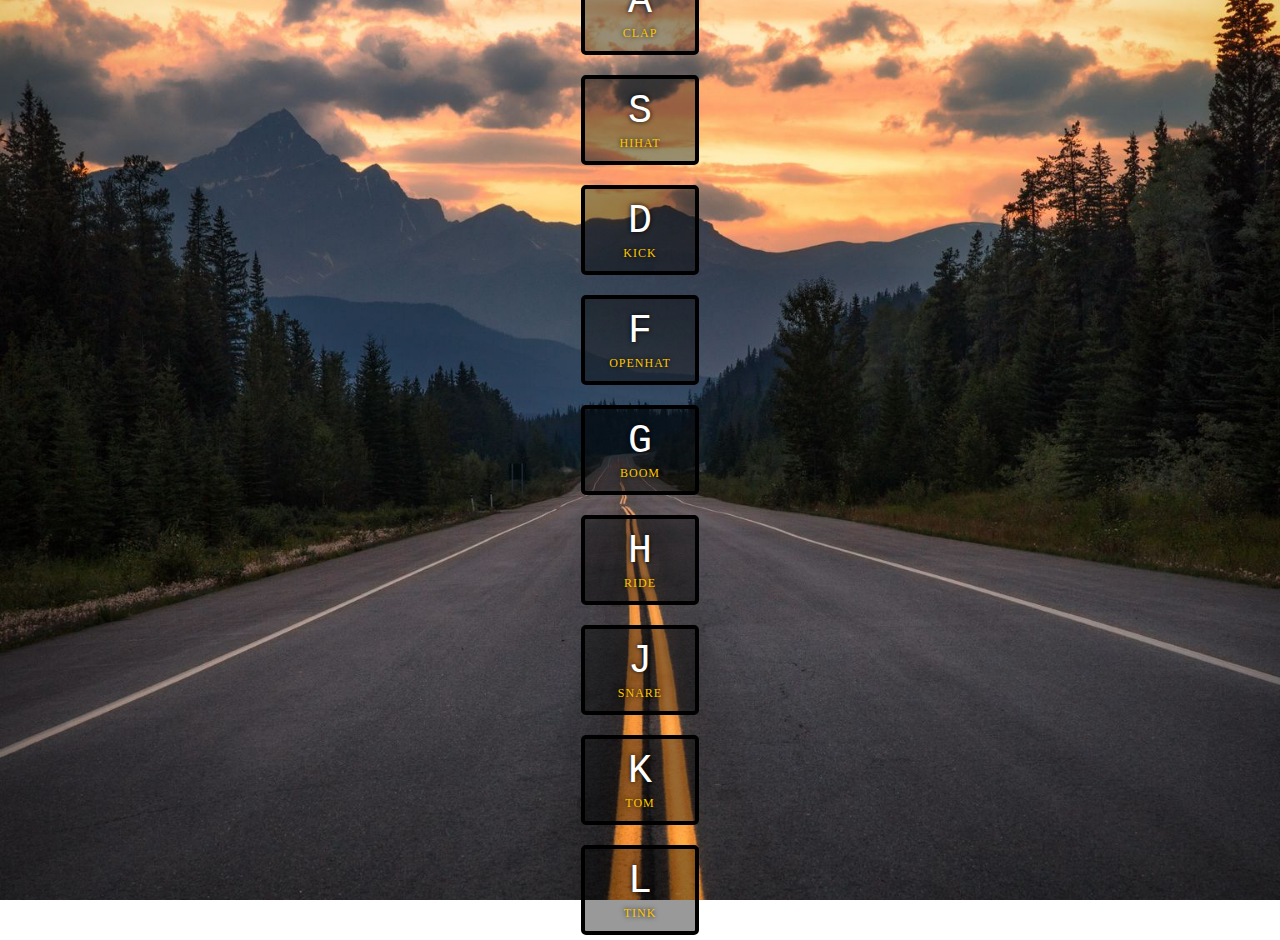
<file: index.html>
<!doctype html>
<html lang="en">
<head>
    <meta charset="UTF-8">
    <title>Drum Kit</title>
    <link rel="stylesheet" href="style.css">
</head>
<body>
<div class="keys">
    <div data-key="65" class="key">
        <kbd>A</kbd>
        <span class="sound">clap</span>
    </div>
    <div data-key="83" class="key">
        <kbd>S</kbd>
        <span class="sound">hihat</span>
    </div>
    <div data-key="68" class="key">
        <kbd>D</kbd>
        <span class="sound">kick</span>
    </div>
    <div data-key="70" class="key">
        <kbd>F</kbd>
        <span class="sound">openhat</span>
    </div>
    <div data-key="71" class="key">
        <kbd>G</kbd>
        <span class="sound">boom</span>
    </div>
    <div data-key="72" class="key">
        <kbd>H</kbd>
        <span class="sound">ride</span>
    </div>
    <div data-key="74" class="key">
        <kbd>J</kbd>
        <span class="sound">snare</span>
    </div>
    <div data-key="75" class="key">
        <kbd>K</kbd>
        <span class="sound">tom</span>
    </div>
    <div data-key="76" class="key">
        <kbd>L</kbd>
        <span class="sound">tink</span>
    </div>
</div>

<audio data-key="65" src="assets/sounds/clap.wav"></audio>
<audio data-key="83" src="assets/sounds/hihat.wav"></audio>
<audio data-key="68" src="assets/sounds/kick.wav"></audio>
<audio data-key="70" src="assets/sounds/openhat.wav"></audio>
<audio data-key="71" src="assets/sounds/boom.wav"></audio>
<audio data-key="72" src="assets/sounds/ride.wav"></audio>
<audio data-key="74" src="assets/sounds/snare.wav"></audio>
<audio data-key="75" src="assets/sounds/tom.wav"></audio>
<audio data-key="76" src="assets/sounds/tink.wav"></audio>

<script src="index.js"></script>
</body>
</html>
</file>
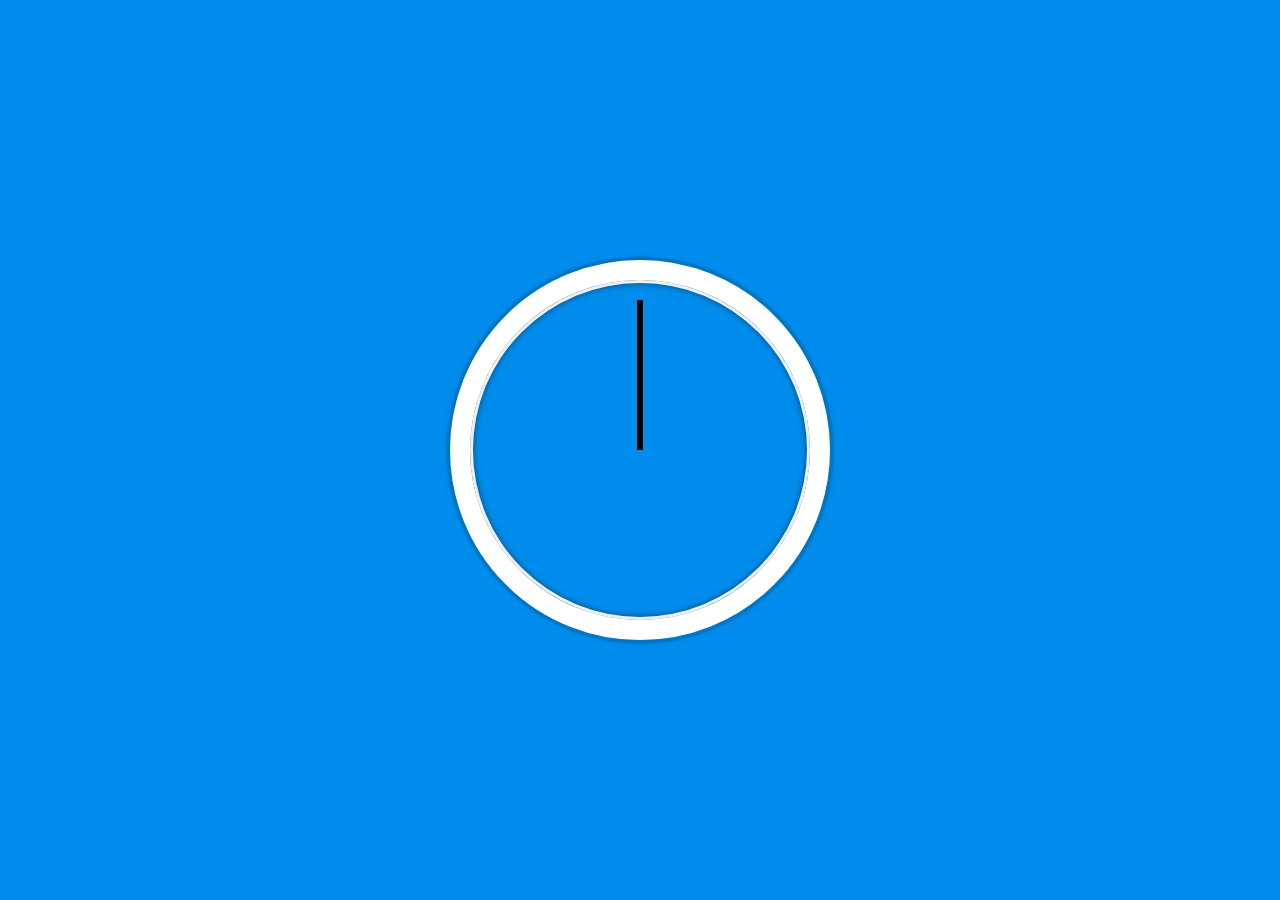
<file: Clock/index.html>
<!DOCTYPE html>
<html lang="en">

<head>
    <meta charset="UTF-8">
    <title>Clock</title>
    <link rel="stylesheet" href="style.css">
</head>

<div class="clock">
    <div class="clock-face">
      <div class="hand hour-hand"></div>
      <div class="hand min-hand"></div>
      <div class="hand second-hand"></div>
    </div>
  </div>
<script src="./clock.js">
</script>
</body>
</html>
</file>
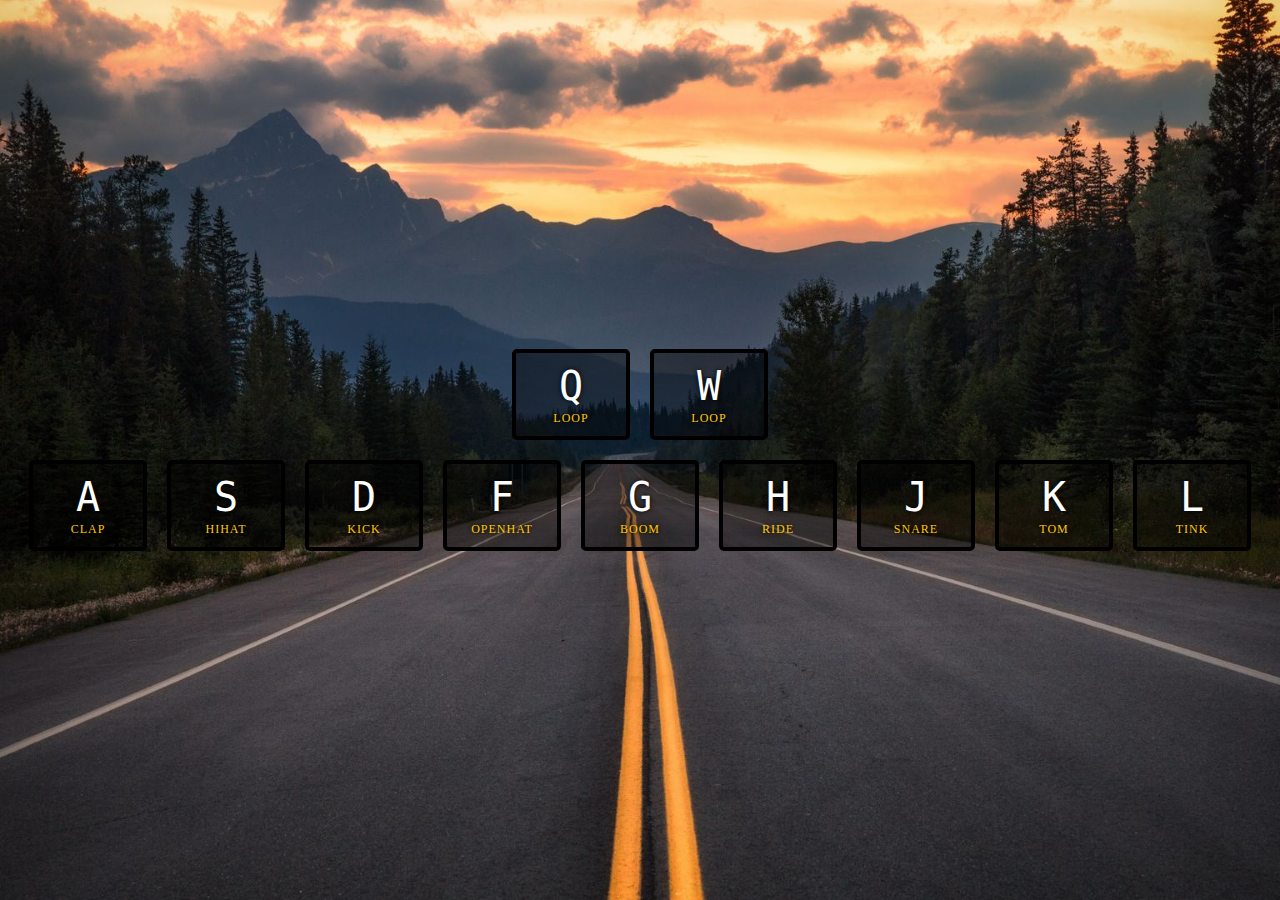
<file: DrumKit/index.html>
<!doctype html>
<html lang="en">
<head>
    <meta charset="UTF-8">
    <title>Drum Kit</title>
    <link rel="stylesheet" href="style.css">
</head>
<body>
<div class="keys">
    <div class="loops">
        <div data-key="81" class="key">
            <kbd>Q</kbd>
            <span class="sound">loop</span>
        </div>
        <div data-key="87" class="key">
            <kbd>W</kbd>
            <span class="sound">loop</span>
        </div>
    </div>
    <div class="sounds">
        <div data-key="65" class="key">
            <kbd>A</kbd>
            <span class="sound">clap</span>
        </div>
        <div data-key="83" class="key">
            <kbd>S</kbd>
            <span class="sound">hihat</span>
        </div>
        <div data-key="68" class="key">
            <kbd>D</kbd>
            <span class="sound">kick</span>
        </div>
        <div data-key="70" class="key">
            <kbd>F</kbd>
            <span class="sound">openhat</span>
        </div>
        <div data-key="71" class="key">
            <kbd>G</kbd>
            <span class="sound">boom</span>
        </div>
        <div data-key="72" class="key">
            <kbd>H</kbd>
            <span class="sound">ride</span>
        </div>
        <div data-key="74" class="key">
            <kbd>J</kbd>
            <span class="sound">snare</span>
        </div>
        <div data-key="75" class="key">
            <kbd>K</kbd>
            <span class="sound">tom</span>
        </div>
        <div data-key="76" class="key">
            <kbd>L</kbd>
            <span class="sound">tink</span>
        </div>
    </div>
</div>

<audio data-key="65" src="assets/sounds/clap.wav"></audio>
<audio data-key="83" src="assets/sounds/hihat.wav"></audio>
<audio data-key="68" src="assets/sounds/kick.wav"></audio>
<audio data-key="70" src="assets/sounds/openhat.wav"></audio>
<audio data-key="71" src="assets/sounds/boom.wav"></audio>
<audio data-key="72" src="assets/sounds/ride.wav"></audio>
<audio data-key="74" src="assets/sounds/snare.wav"></audio>
<audio data-key="75" src="assets/sounds/tom.wav"></audio>
<audio data-key="76" src="assets/sounds/tink.wav"></audio>
<audio data-key="76" src="assets/sounds/tink.wav"></audio>
<audio data-key="81" src="assets/sounds/loop1.mp3"></audio>
<audio data-key="87" src="assets/sounds/loop2.mp3"></audio>


<script src="index.js"></script>
</body>
</html>
</file>
<file: style.css>
html{
    height: 100%;
    font-size: 10px;
    background-image: url("./assets/img/bg.jpg");
    background-repeat: no-repeat;
    background-position: center;
    background-size: auto 100%;
}

html,body{
    margin: 0;
    padding: 0;
}

.keys{
    display: flex;
    align-items: center;
    justify-content: center;
    flex-direction: column;
    height: 100vh;
}

.loops{
    display: flex;

}

.sounds {
    display: flex;
    /*flex: 1;*/
    /*min-height: 100vh;*/
    align-items: center;
    justify-content: center;
}

.key {
    border: .4rem solid black;
    border-radius: .5rem;
    margin: 1rem;
    font-size: 1.5rem;
    padding: 1rem .5rem;
    transition: all .07s ease;
    width: 10rem;
    text-align: center;
    color: white;
    background: rgba(0,0,0,0.4);
    text-shadow: 0 0 .5rem black;
}

kbd {
    display: block;
    font-size: 4rem;
}

.playing {
    transform: scale(1.1);
    border-color: #ffc600;
    box-shadow: 0 0 1rem #ffc600;
}

.sound {
    font-size: 1.2rem;
    text-transform: uppercase;
    letter-spacing: .1rem;
    color: #ffc600;
}
</file>
<file: Clock/style.css>
html {
    background: #018DED url(https://unsplash.it/1500/1000?image=881&blur=5);
    background-size: cover;
    font-family: 'helvetica neue';
    text-align: center;
    font-size: 10px;
}

body {
    margin: 0;
    font-size: 2rem;
    display: flex;
    flex: 1;
    min-height: 100vh;
    align-items: center;
}

.clock {
    width: 30rem;
    height: 30rem;
    border: 20px solid white;
    border-radius: 50%;
    margin: 50px auto;
    position: relative;
    padding: 2rem;
    box-shadow:
        0 0 0 4px rgba(0, 0, 0, 0.1),
        inset 0 0 0 3px #EFEFEF,
        inset 0 0 10px black,
        0 0 10px rgba(0, 0, 0, 0.2);
}

.clock-face {
    position: relative;
    width: 100%;
    height: 100%;
    transform: translateY(-3px);
    /* account for the height of the clock hands */
}

.hand {
    width: 50%;
    height: 6px;
    background: black;
    position: absolute;
    top: 50%;
    transform-origin: 100%;
    transform: rotate(90deg);
    transition: all 0.05s;
    transition-timing-function: cubic-bezier(0.1, 2.7, 0.58, 1);
}
</file>
<file: DrumKit/style.css>
html{
    height: 100%;
    font-size: 10px;
    background-image: url("./assets/img/bg.jpg");
    background-repeat: no-repeat;
    background-position: center;
    background-size: auto 100%;
}

html,body{
    margin: 0;
    padding: 0;
}

.keys{
    display: flex;
    align-items: center;
    justify-content: center;
    flex-direction: column;
    height: 100vh;
}

.loops{
    display: flex;

}

.sounds {
    display: flex;
    /*flex: 1;*/
    /*min-height: 100vh;*/
    align-items: center;
    justify-content: center;
}

.key {
    border: .4rem solid black;
    border-radius: .5rem;
    margin: 1rem;
    font-size: 1.5rem;
    padding: 1rem .5rem;
    transition: all .07s ease;
    width: 10rem;
    text-align: center;
    color: white;
    background: rgba(0,0,0,0.4);
    text-shadow: 0 0 .5rem black;
}

kbd {
    display: block;
    font-size: 4rem;
}

.playing {
    transform: scale(1.1);
    border-color: #ffc600;
    box-shadow: 0 0 1rem #ffc600;
}

.sound {
    font-size: 1.2rem;
    text-transform: uppercase;
    letter-spacing: .1rem;
    color: #ffc600;
}
</file>
